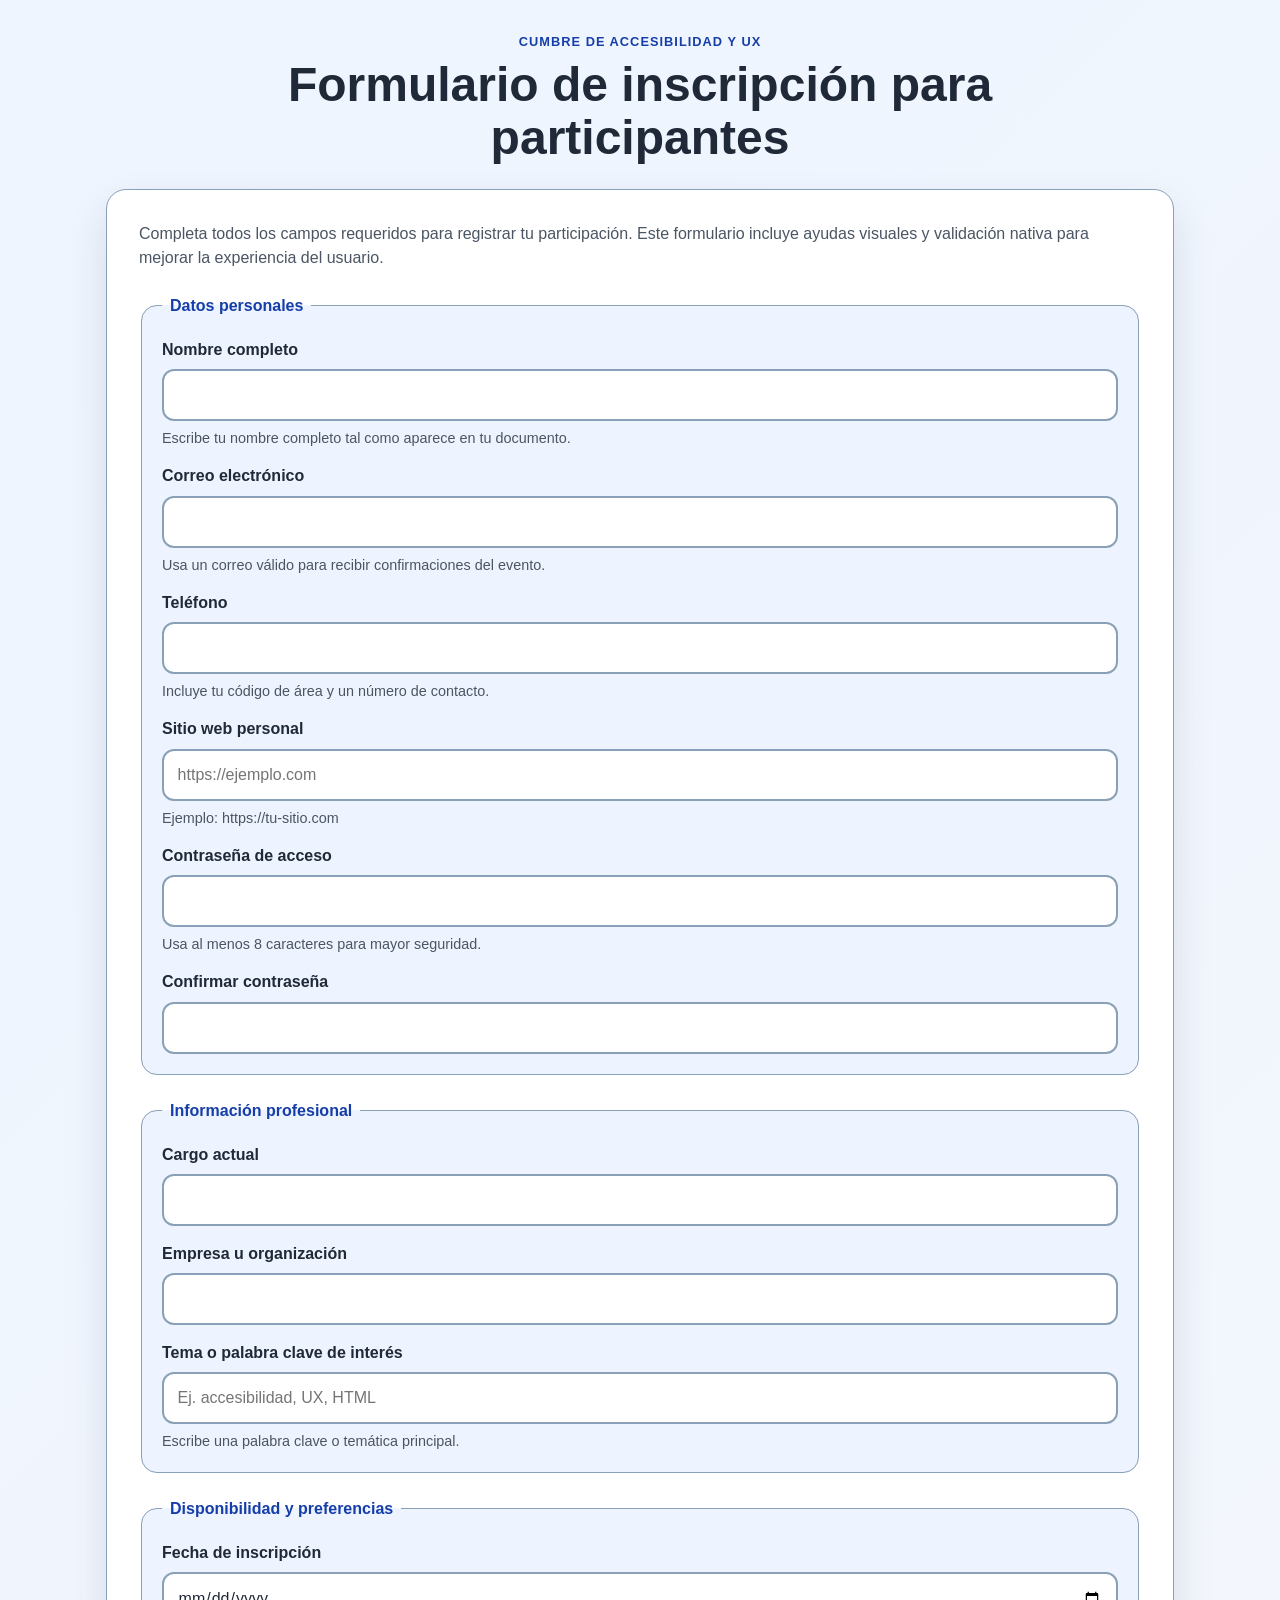
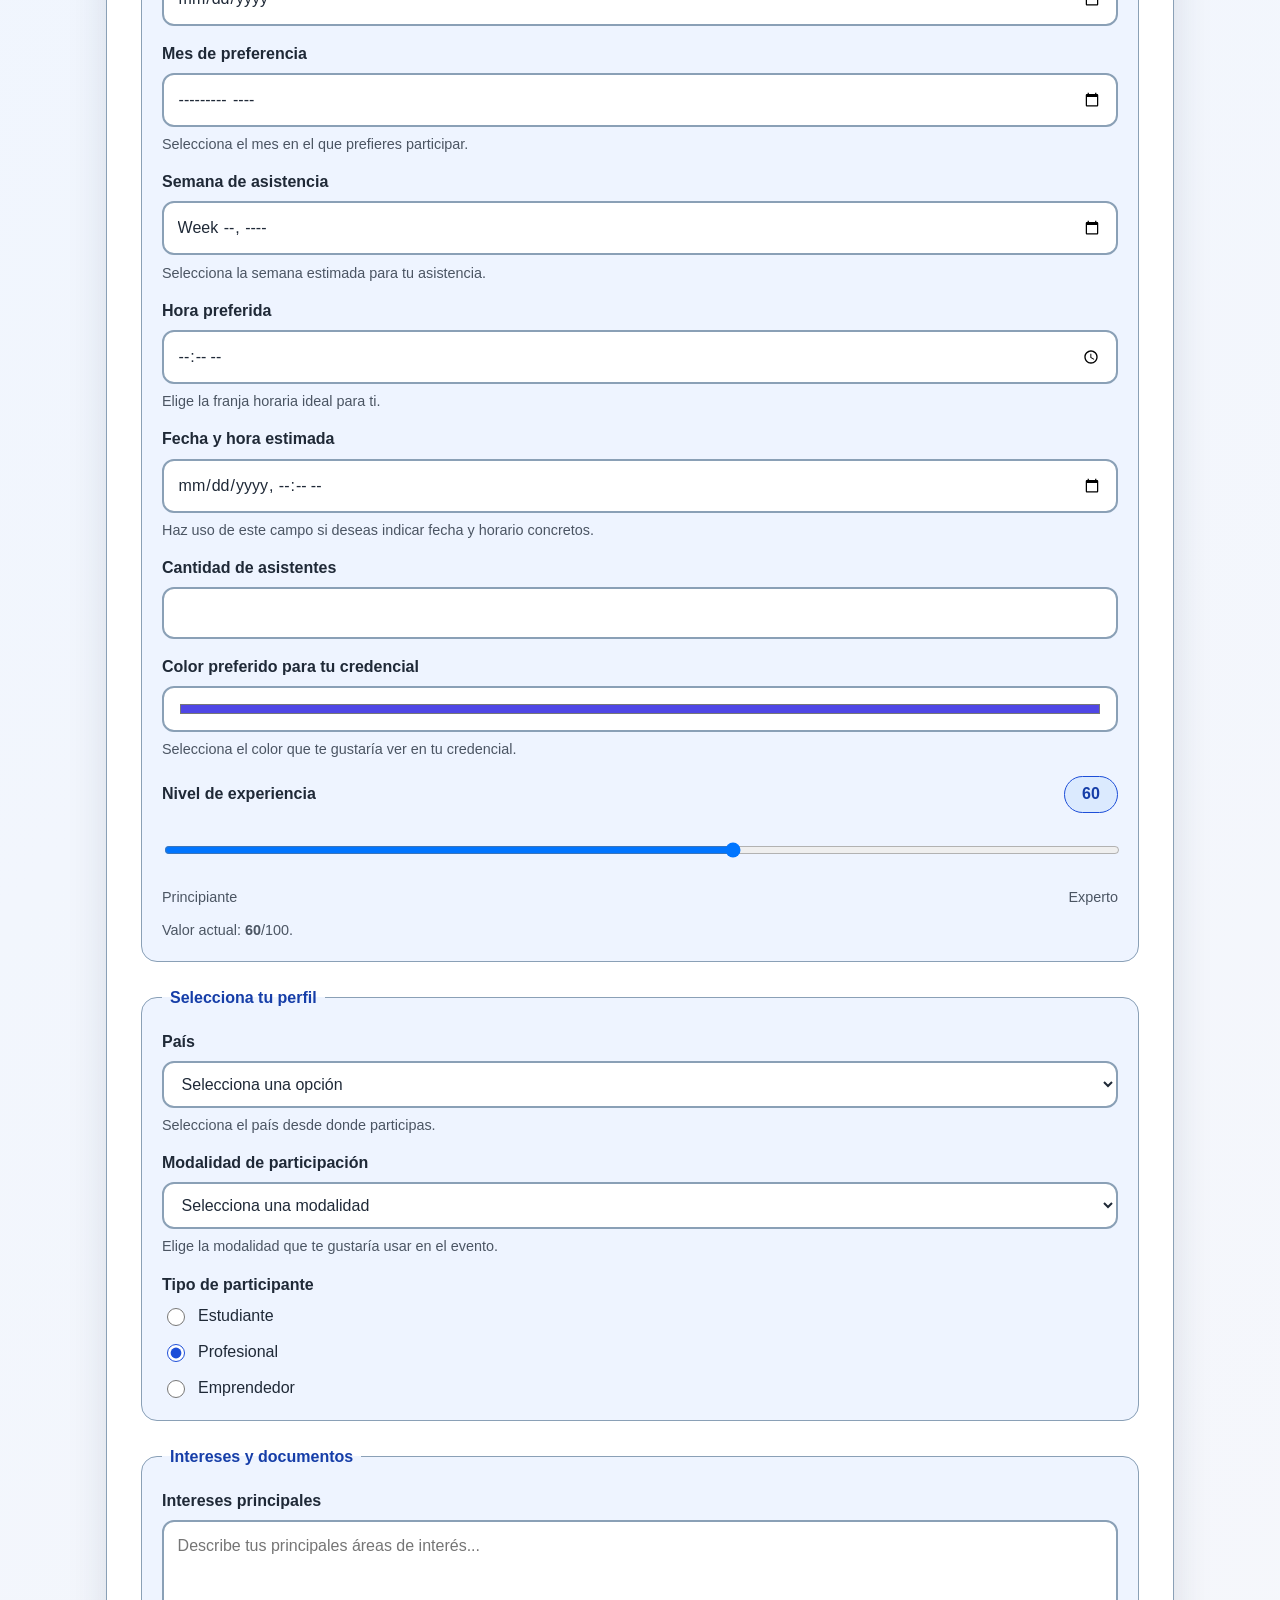
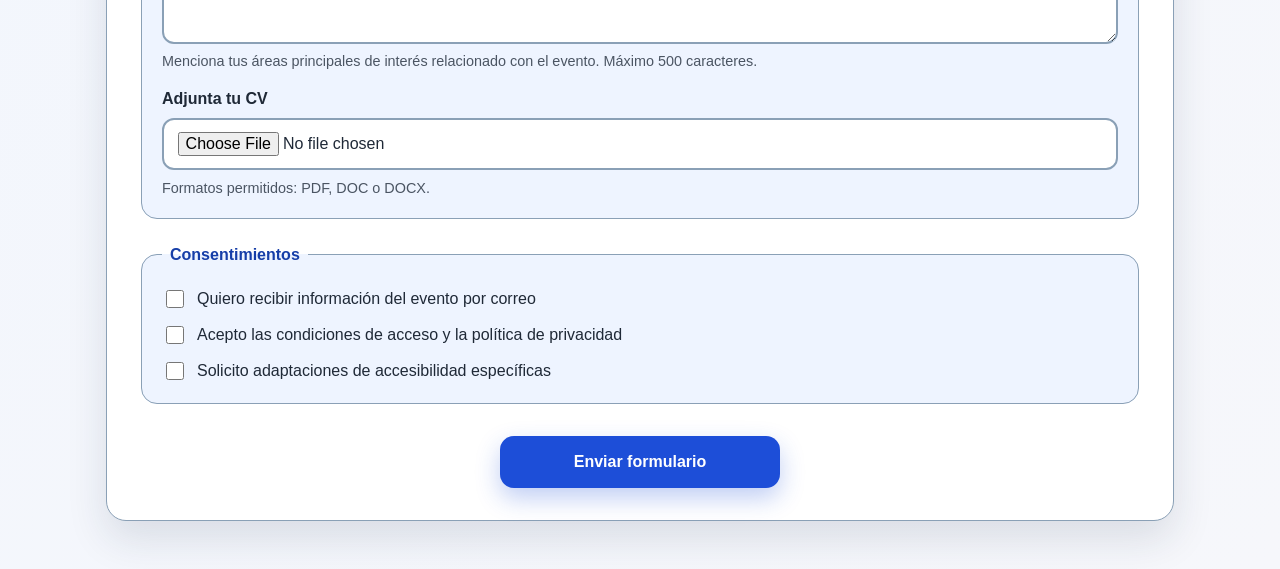
<file: index.html>
<!DOCTYPE html>
<html lang="es">
  <head>
    <meta charset="UTF-8" />
    <meta name="viewport" content="width=device-width, initial-scale=1.0" />
    <title>Formulario de inscripción mejorado</title>
    <meta
      name="description"
      content="Formulario web mejorado con validación nativa, mensajes de ayuda y ajustes de accesibilidad."
    />
    <link rel="stylesheet" href="styles.css" />
  </head>
  <body>
    <main class="page-shell">
      <header class="page-header">
        <p class="eyebrow">Cumbre de Accesibilidad y UX</p>
        <h1>Formulario de inscripción para participantes</h1>
      </header>

      <form class="registration-form" action="#" method="post" aria-describedby="form-help">
        <p id="form-help" class="form-help">
          Completa todos los campos requeridos para registrar tu participación. Este formulario incluye ayudas visuales y validación nativa para mejorar la experiencia del usuario.
        </p>

        <fieldset>
          <legend>Datos personales</legend>

          <div class="field">
            <label for="nombre">Nombre completo</label>
            <input
              id="nombre"
              name="nombre"
              type="text"
              autocomplete="name"
              required
              aria-describedby="nombre-help"
              enterkeyhint="next"
            />
            <p id="nombre-help" class="helper-text">Escribe tu nombre completo tal como aparece en tu documento.</p>
          </div>

          <div class="field">
            <label for="email">Correo electrónico</label>
            <input
              id="email"
              name="email"
              type="email"
              autocomplete="email"
              required
              aria-describedby="email-help"
              enterkeyhint="next"
            />
            <p id="email-help" class="helper-text">Usa un correo válido para recibir confirmaciones del evento.</p>
          </div>

          <div class="field">
            <label for="telefono">Teléfono</label>
            <input
              id="telefono"
              name="telefono"
              type="tel"
              autocomplete="tel"
              inputmode="tel"
              required
              aria-describedby="telefono-help"
              enterkeyhint="next"
            />
            <p id="telefono-help" class="helper-text">Incluye tu código de área y un número de contacto.</p>
          </div>

          <div class="field">
            <label for="sitio">Sitio web personal</label>
            <input
              id="sitio"
              name="sitio"
              type="url"
              autocomplete="url"
              placeholder="https://ejemplo.com"
              required
              aria-describedby="sitio-help"
              enterkeyhint="next"
            />
            <p id="sitio-help" class="helper-text">Ejemplo: https://tu-sitio.com</p>
          </div>

          <div class="field">
            <label for="password">Contraseña de acceso</label>
            <input
              id="password"
              name="password"
              type="password"
              autocomplete="new-password"
              minlength="8"
              required
              aria-describedby="password-help"
              enterkeyhint="next"
            />
            <p id="password-help" class="helper-text">Usa al menos 8 caracteres para mayor seguridad.</p>
          </div>

          <div class="field">
            <label for="confirmarPassword">Confirmar contraseña</label>
            <input
              id="confirmarPassword"
              name="confirmarPassword"
              type="password"
              autocomplete="new-password"
              minlength="8"
              required
              enterkeyhint="next"
            />
          </div>
        </fieldset>

        <fieldset>
          <legend>Información profesional</legend>

          <div class="field">
            <label for="cargo">Cargo actual</label>
            <input id="cargo" name="cargo" type="text" autocomplete="organization-title" required enterkeyhint="next" />
          </div>

          <div class="field">
            <label for="empresa">Empresa u organización</label>
            <input id="empresa" name="empresa" type="text" autocomplete="organization" required enterkeyhint="next" />
          </div>

          <div class="field">
            <label for="busqueda">Tema o palabra clave de interés</label>
            <input
              id="busqueda"
              name="busqueda"
              type="search"
              placeholder="Ej. accesibilidad, UX, HTML"
              required
              aria-describedby="busqueda-help"
              enterkeyhint="next"
            />
            <p id="busqueda-help" class="helper-text">Escribe una palabra clave o temática principal.</p>
          </div>
        </fieldset>

        <fieldset>
          <legend>Disponibilidad y preferencias</legend>

          <div class="field">
            <label for="fecha">Fecha de inscripción</label>
            <input id="fecha" name="fecha" type="date" required />
          </div>

          <div class="field">
            <label for="mes">Mes de preferencia</label>
            <input id="mes" name="mes" type="month" required aria-describedby="mes-help" />
            <p id="mes-help" class="helper-text">Selecciona el mes en el que prefieres participar.</p>
          </div>

          <div class="field">
            <label for="semana">Semana de asistencia</label>
            <input id="semana" name="semana" type="week" required aria-describedby="semana-help" />
            <p id="semana-help" class="helper-text">Selecciona la semana estimada para tu asistencia.</p>
          </div>

          <div class="field">
            <label for="hora">Hora preferida</label>
            <input id="hora" name="hora" type="time" required aria-describedby="hora-help" />
            <p id="hora-help" class="helper-text">Elige la franja horaria ideal para ti.</p>
          </div>

          <div class="field">
            <label for="fechaHora">Fecha y hora estimada</label>
            <input id="fechaHora" name="fechaHora" type="datetime-local" required aria-describedby="fechaHora-help" />
            <p id="fechaHora-help" class="helper-text">Haz uso de este campo si deseas indicar fecha y horario concretos.</p>
          </div>

          <div class="field">
            <label for="cantidad">Cantidad de asistentes</label>
            <input id="cantidad" name="cantidad" type="number" min="1" max="20" step="1" required />
          </div>

          <div class="field">
            <label for="temaColor">Color preferido para tu credencial</label>
            <input id="temaColor" name="temaColor" type="color" value="#4f46e5" required aria-describedby="temaColor-help" />
            <p id="temaColor-help" class="helper-text">Selecciona el color que te gustaría ver en tu credencial.</p>
          </div>

          <div class="field range-field">
            <div class="range-header">
              <label for="nivel">Nivel de experiencia</label>
              <output class="range-value-box" id="nivel-valor" for="nivel">60</output>
            </div>
            <input id="nivel" name="nivel" type="range" min="0" max="100" step="10" value="60" required />
            <div class="range-scale" aria-hidden="true">
              <span>Principiante</span>
              <span>Experto</span>
            </div>
            <p class="helper-text">Valor actual: <strong id="nivel-texto">60</strong>/100.</p>
          </div>
        </fieldset>

        <fieldset>
          <legend>Selecciona tu perfil</legend>

          <div class="field">
            <label for="pais">País</label>
            <select id="pais" name="pais" required aria-describedby="pais-help">
              <option value="">Selecciona una opción</option>
              <option value="argentina">Argentina</option>
              <option value="bolivia">Bolivia</option>
              <option value="chile">Chile</option>
              <option value="colombia">Colombia</option>
              <option value="mexico">México</option>
              <option value="peru">Perú</option>
              <option value="otros">Otro</option>
            </select>
            <p id="pais-help" class="helper-text">Selecciona el país desde donde participas.</p>
          </div>

          <div class="field">
            <label for="modalidad">Modalidad de participación</label>
            <select id="modalidad" name="modalidad" required aria-describedby="modalidad-help">
              <option value="">Selecciona una modalidad</option>
              <option value="presencial">Presencial</option>
              <option value="virtual">Virtual</option>
              <option value="hibrida">Híbrida</option>
            </select>
            <p id="modalidad-help" class="helper-text">Elige la modalidad que te gustaría usar en el evento.</p>
          </div>

          <div class="field">
            <p id="tipo-label" class="group-label">Tipo de participante</p>
            <div class="radio-group" role="radiogroup" aria-labelledby="tipo-label">
              <label><input type="radio" name="tipo" value="estudiante" required /> Estudiante</label>
              <label><input type="radio" name="tipo" value="profesional" checked required /> Profesional</label>
              <label><input type="radio" name="tipo" value="emprendedor" required /> Emprendedor</label>
            </div>
          </div>
        </fieldset>

        <fieldset>
          <legend>Intereses y documentos</legend>

          <div class="field">
            <label for="intereses">Intereses principales</label>
            <textarea
              id="intereses"
              name="intereses"
              rows="4"
              maxlength="500"
              placeholder="Describe tus principales áreas de interés..."
              required
              aria-describedby="intereses-help"
            ></textarea>
            <p id="intereses-help" class="helper-text">Menciona tus áreas principales de interés relacionado con el evento. Máximo 500 caracteres.</p>
          </div>

          <div class="field">
            <label for="archivo">Adjunta tu CV</label>
            <input id="archivo" name="archivo" type="file" accept=".pdf,.doc,.docx" required aria-describedby="archivo-help" />
            <p id="archivo-help" class="helper-text">Formatos permitidos: PDF, DOC o DOCX.</p>
          </div>
        </fieldset>

        <fieldset>
          <legend>Consentimientos</legend>

          <div class="checkbox-group">
            <label><input type="checkbox" name="boletin" /> Quiero recibir información del evento por correo</label>
            <label><input type="checkbox" name="acceso" required /> Acepto las condiciones de acceso y la política de privacidad</label>
            <label><input type="checkbox" name="accesibilidad" /> Solicito adaptaciones de accesibilidad específicas</label>
          </div>
        </fieldset>

        <div class="submit-wrap">
          <button type="submit" class="submit-button">Enviar formulario</button>
        </div>
      </form>
    </main>

    <script>
      const nivelInput = document.getElementById('nivel');
      const nivelValor = document.getElementById('nivel-valor');
      const nivelTexto = document.getElementById('nivel-texto');

      const actualizarNivel = () => {
        const valor = nivelInput.value;
        nivelValor.textContent = valor;
        nivelTexto.textContent = valor;
      };

      nivelInput.addEventListener('input', actualizarNivel);
      actualizarNivel();
    </script>
  </body>
</html>
</file>
<file: styles.css>
:root {
  --bg: #f4f7fb;
  --surface: #ffffff;
  --surface-alt: #eef4ff;
  --text: #1f2937;
  --muted: #4b5563;
  --border: #8aa0b6;
  --brand: #1d4ed8;
  --brand-strong: #163ea8;
  --brand-soft: #dbeafe;
  --accent: #0f766e;
  --focus: #f59e0b;
  --danger: #b91c1c;
  --shadow: rgba(27, 39, 63, 0.12);
}

* {
  box-sizing: border-box;
}

html {
  color-scheme: light;
}

body {
  margin: 0;
  font-family: Arial, Helvetica, sans-serif;
  background: linear-gradient(135deg, #eef5ff 0%, #f6f7fb 100%);
  color: var(--text);
  line-height: 1.5;
}

.page-shell {
  max-width: 1100px;
  margin: 0 auto;
  padding: 2rem 1rem 3rem;
}

.page-header {
  margin-bottom: 1.5rem;
  text-align: center;
}

.eyebrow {
  margin: 0;
  text-transform: uppercase;
  letter-spacing: 0.08em;
  font-weight: 700;
  font-size: 0.8rem;
  color: var(--brand-strong);
}

h1 {
  margin: 0.5rem auto 0;
  max-width: 800px;
  font-size: clamp(2rem, 4vw, 3rem);
  line-height: 1.1;
  color: var(--text);
}

.registration-form {
  background: var(--surface);
  border: 1px solid var(--border);
  border-radius: 20px;
  box-shadow: 0 18px 40px var(--shadow);
  padding: 2rem;
}

.form-help {
  margin: 0 0 1.5rem;
  color: var(--muted);
  font-size: 1rem;
}

fieldset {
  border: 1px solid var(--border);
  border-radius: 16px;
  background: var(--surface-alt);
  padding: 1.25rem;
  margin-bottom: 1.5rem;
}

legend {
  padding: 0 0.5rem;
  font-weight: 700;
  color: var(--brand-strong);
}

.field {
  display: flex;
  flex-direction: column;
  gap: 0.45rem;
  margin-bottom: 1rem;
}

.field:last-child {
  margin-bottom: 0;
}

label {
  font-weight: 600;
  color: var(--text);
}

.helper-text {
  margin: 0;
  color: var(--muted);
  font-size: 0.9rem;
  line-height: 1.4;
}

input,
select,
textarea,
button {
  font: inherit;
  border-radius: 12px;
}

input,
select,
textarea {
  width: 100%;
  min-height: 46px;
  border: 2px solid var(--border);
  background: #fff;
  color: var(--text);
  padding: 0.75rem 0.85rem;
  transition: border-color 0.2s ease, box-shadow 0.2s ease;
}

textarea {
  min-height: 120px;
  resize: vertical;
}

input:focus,
select:focus,
textarea:focus,
button:focus {
  outline: 3px solid var(--focus);
  outline-offset: 2px;
  border-color: var(--brand-strong);
}

input[aria-invalid="true"],
select[aria-invalid="true"],
textarea[aria-invalid="true"] {
  border-color: var(--danger);
}

.range-field {
  gap: 0.75rem;
}

.range-header {
  display: flex;
  align-items: center;
  justify-content: space-between;
  gap: 1rem;
}

.range-value-box {
  min-width: 54px;
  padding: 0.35rem 0.6rem;
  border-radius: 999px;
  background: var(--brand-soft);
  border: 1px solid var(--brand);
  color: var(--brand-strong);
  font-weight: 700;
  text-align: center;
}

.range-scale {
  display: flex;
  justify-content: space-between;
  color: var(--muted);
  font-size: 0.9rem;
}

.group-label {
  margin: 0;
  font-weight: 600;
  color: var(--text);
}

.radio-group,
.checkbox-group {
  display: grid;
  gap: 0.75rem;
}

.radio-group label,
.checkbox-group label {
  display: flex;
  align-items: center;
  gap: 0.65rem;
  font-weight: 500;
}

.radio-group input,
.checkbox-group input {
  width: 1.1rem;
  min-height: 1.1rem;
  accent-color: var(--brand);
}

.submit-wrap {
  display: flex;
  justify-content: center;
  margin-top: 2rem;
}

.submit-button {
  min-width: min(100%, 280px);
  min-height: 52px;
  border: none;
  border-radius: 14px;
  background: var(--brand);
  color: #fff;
  font-weight: 700;
  padding: 0.85rem 1.5rem;
  cursor: pointer;
  box-shadow: 0 10px 24px rgba(29, 78, 216, 0.28);
  transition: background-color 0.2s ease, transform 0.15s ease;
}

.submit-button:hover {
  background: var(--brand-strong);
}

.submit-button:active {
  transform: translateY(1px);
}

@media (max-width: 700px) {
  .registration-form {
    padding: 1rem;
  }

  .page-shell {
    padding-left: 0.75rem;
    padding-right: 0.75rem;
  }
}
</file>
